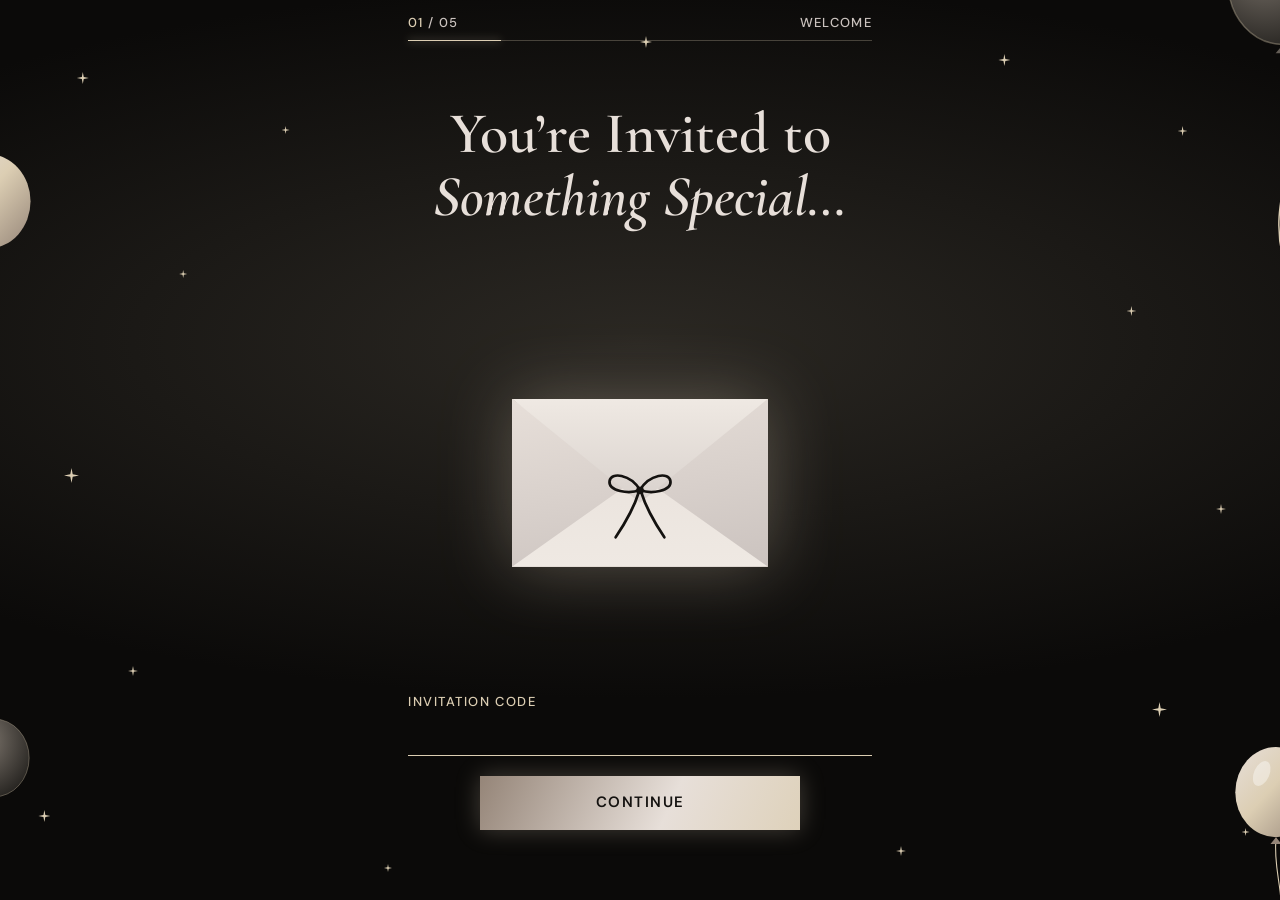
<file: index.html>
<!DOCTYPE html>
<html lang="en">
<head>
  <meta charset="UTF-8" />
  <meta name="viewport" content="width=device-width, initial-scale=1, viewport-fit=cover" />
  <meta name="theme-color" content="#0b0a09" />
  <meta name="color-scheme" content="dark" />
  <meta name="referrer" content="no-referrer" />
  <meta name="description" content="Something special is waiting for you. Tap to unlock your invitation." />
  <meta property="og:type" content="website" />
  <meta property="og:title" content="A Little Something Special ✨" />
  <meta property="og:description" content="You're invited. Open your exclusive invitation." />
  <meta property="og:url" content="https://miinamoeini.github.io/mina30/" />
  <meta property="og:image" content="https://miinamoeini.github.io/mina30/social-preview.png" />
  <meta property="og:image:width" content="1200" />
  <meta property="og:image:height" content="630" />
  <meta name="twitter:card" content="summary_large_image" />
  <link rel="icon" href="favicon.svg" type="image/svg+xml" />
  <link rel="preconnect" href="https://fonts.googleapis.com" />
  <link rel="preconnect" href="https://fonts.gstatic.com" crossorigin />
  <link href="https://fonts.googleapis.com/css2?family=Cormorant+Garamond:ital,wght@0,600;1,600&family=DM+Sans:wght@400;500;600&display=swap" rel="stylesheet" />
  <link rel="stylesheet" href="styles.css?v=24" />
  <script src="config.js" defer></script>
  <script src="app.js?v=24" defer></script>
  <title>You're Invited ✨</title>
</head>
<body>
  <svg width="0" height="0" style="position:absolute" aria-hidden="true" focusable="false"><defs>
    <symbol id="bow" viewBox="0 0 64 64"><g fill="none" stroke="currentColor" stroke-width="2.2" stroke-linecap="round" stroke-linejoin="round"><path d="M32 22C24 9 8 7 7 15s16 11 25 7M32 22C40 9 56 7 57 15S41 26 32 22M31 24C27 37 20 49 12 61M33 24C37 37 44 49 52 61"/></g><rect x="29" y="19.5" width="6" height="6" rx="2" fill="currentColor"/></symbol>
    <linearGradient id="foilLight" x1="0" y1="0" x2="1" y2="1"><stop offset="0" stop-color="#e7dfd9"/><stop offset=".45" stop-color="#dcceb3"/><stop offset="1" stop-color="#958578"/></linearGradient>
    <radialGradient id="foilDark" cx=".34" cy=".28" r=".85"><stop offset="0" stop-color="#958578"/><stop offset=".3" stop-color="#635d56"/><stop offset="1" stop-color="#1f1d1a"/></radialGradient>
    <symbol id="balloonLight" viewBox="0 0 80 230"><path d="M40 84c-3 30 9 50 3 80s-8 44-3 64" fill="none" stroke="#dcceb3" stroke-width="1"/><ellipse cx="40" cy="42" rx="37" ry="41" fill="url(#foilLight)"/><ellipse cx="27" cy="25" rx="7" ry="12" fill="#fff" opacity=".4" transform="rotate(24 27 25)"/><path d="M40 83l-5 6h10z" fill="#958578"/></symbol>
    <symbol id="balloonDark" viewBox="0 0 80 230"><path d="M40 84c-3 30 9 50 3 80s-8 44-3 64" fill="none" stroke="#dcceb3" stroke-width="1"/><ellipse cx="40" cy="42" rx="37" ry="41" fill="url(#foilDark)" stroke="#dcceb3" stroke-opacity=".35"/><ellipse cx="27" cy="25" rx="6" ry="11" fill="#fff" opacity=".28" transform="rotate(24 27 25)"/><path d="M40 83l-5 6h10z" fill="#635d56"/></symbol>
  </defs></svg>
  <div class="sparkles" aria-hidden="true"><i style="left:6%;top:8%;--s:12px;animation-delay:-2.2s"></i><i style="left:92%;top:14%;--s:10px;animation-delay:-3.5s"></i><i style="left:14%;top:30%;--s:8px;animation-delay:-1.4s"></i><i style="left:88%;top:34%;--s:10px;animation-delay:-3.6s"></i><i style="left:5%;top:52%;--s:15px;animation-delay:-0.0s"></i><i style="left:95%;top:56%;--s:10px;animation-delay:-0.1s"></i><i style="left:10%;top:74%;--s:10px;animation-delay:-3.3s"></i><i style="left:90%;top:78%;--s:15px;animation-delay:-3.5s"></i><i style="left:50%;top:4%;--s:12px;animation-delay:-1.9s"></i><i style="left:30%;top:96%;--s:8px;animation-delay:-1.4s"></i><i style="left:70%;top:94%;--s:10px;animation-delay:-2.9s"></i><i style="left:3%;top:90%;--s:12px;animation-delay:-2.7s"></i><i style="left:97%;top:92%;--s:8px;animation-delay:-2.4s"></i><i style="left:22%;top:14%;--s:8px;animation-delay:-2.2s"></i><i style="left:78%;top:6%;--s:12px;animation-delay:-0.5s"></i></div>
  <svg class="balloon balloon--one" viewBox="0 0 80 230" aria-hidden="true"><use href="#balloonLight"/></svg>
  <svg class="balloon balloon--two" viewBox="0 0 80 230" aria-hidden="true"><use href="#balloonDark"/></svg>
  <svg class="balloon balloon--three" viewBox="0 0 80 230" aria-hidden="true"><use href="#balloonLight"/></svg>
  <svg class="balloon balloon--four" viewBox="0 0 80 230" aria-hidden="true"><use href="#balloonDark"/></svg>
  <canvas id="confettiCanvas" class="confetti-canvas" aria-hidden="true"></canvas>

  <div id="app" class="app-shell">
    <header class="app-header">
      <div class="progress-wrap" aria-label="Invitation progress">
        <div class="progress-meta"><span id="progressLabel">01 <span class="progress-muted">/ 05</span></span><span id="progressTitle">Welcome</span></div>
        <div class="progress-track" aria-hidden="true"><div id="progressFill" class="progress-fill" style="width:20%"></div></div>
      </div>
    </header>

    <main id="mainContent">
      <!-- STEP 1 : WELCOME -->
      <section id="screen-welcome" class="screen screen--welcome" aria-labelledby="welcomeTitle">
        <h1 id="welcomeTitle" class="hero-title">You’re Invited to <em>Something Special…</em></h1>
        <div id="envelopeScene" class="envelope-scene" role="img" aria-label="An ivory envelope with a soft taupe lining, tied with a black bow">
          <div class="envelope">
            <div class="envelope-back"></div>
            <div class="envelope-letter"><span>You’re invited</span></div>
            <div class="envelope-front"></div>
            <div class="envelope-flap"></div>
            <div class="wax-seal"><svg class="bow " viewBox="0 0 64 64" aria-hidden="true"><use href="#bow"/></svg></div>
          </div>
        </div>
        <button id="unlockButton" class="button button--primary" type="button" disabled><span id="unlockText">One moment…</span><span id="unlockSpinner" class="spinner"></span></button>
        <form id="codeForm" class="code-form" novalidate hidden>
          <label class="field-label" for="inviteCode">Invitation Code</label>
          <input id="inviteCode" type="text" maxlength="40" autocomplete="off" autocapitalize="none" autocorrect="off" spellcheck="false" />
          <p id="codeError" class="form-error" role="alert" hidden></p>
          <button id="codeSubmit" class="button button--primary" type="submit"><span>Continue</span><span id="codeSpinner" class="spinner" hidden></span></button>
        </form>
      </section>

      <!-- STEP 2 : REVEAL -->
      <section id="screen-reveal" class="screen screen--reveal" aria-labelledby="revealTitle" hidden>
        <div id="revealArt" class="reveal-art"><figure id="photoFrame" class="photo-frame" hidden><img id="childPhoto" alt="" /></figure><svg class="bow art-bow" viewBox="0 0 64 64" aria-hidden="true"><use href="#bow"/></svg><span id="revealAge" class="age-numeral" aria-hidden="true"></span><i aria-hidden="true" class="glint" style="--s:20px;left:-6%;top:42%"></i><i aria-hidden="true" class="glint" style="--s:14px;right:-5%;top:70%;animation-delay:-.8s"></i><i aria-hidden="true" class="glint" style="--s:11px;left:12%;top:18%;animation-delay:-1.6s"></i></div>
        <h1 id="revealTitle" class="reveal-headline">It’s My <em>Birthday!</em> <span aria-hidden="true">🎉</span></h1>
        <p id="guestWelcome" class="reveal-description"></p>
        <p id="personalMessage" class="reveal-invitation"></p>
        <button id="detailsButton" class="button button--primary" type="button">View the Details</button>
      </section>

      <!-- STEP 3 : DETAILS -->
      <section id="screen-details" class="screen screen--details" aria-labelledby="detailsTitle" hidden>
        <h1 id="detailsTitle" class="eyebrow">Please join me to celebrate</h1>
        <figure id="artworkFrame" class="artwork-card" hidden><img id="artworkImg" alt="" /></figure>
        <div class="details-card">
          <div class="detail-row"><span class="detail-label">When</span><strong id="eventDate"></strong><span id="eventTime"></span></div>
          <div class="detail-row"><span class="detail-label">Where</span><strong id="eventVenue"></strong><span id="eventAddress"></span><a id="mapsButton" class="maps-link" href="https://www.google.com/maps" target="_blank" rel="noopener noreferrer">Open in Google Maps</a></div>
          <div class="detail-row"><span class="detail-label">Dress Code</span><strong id="eventDress"></strong></div>
        </div>
        <div class="countdown-block"><div id="countdown" class="countdown" aria-label="Time left until the party"><div><strong id="days">--</strong><small>Days</small></div><div><strong id="hours">--</strong><small>Hours</small></div><div><strong id="minutes">--</strong><small>Mins</small></div><div><strong id="seconds">--</strong><small>Secs</small></div></div><p id="countdownStatus" class="countdown-status" aria-live="off"></p></div>
        <button id="rsvpGoButton" class="button button--primary" type="button">Kindly Respond</button>
      </section>

      <!-- STEP 4 : RSVP -->
      <section id="screen-rsvp" class="screen screen--rsvp" aria-labelledby="rsvpTitle" hidden>
        <h1 id="rsvpTitle" class="section-title section-title--small">Will you be joining <em>the celebration?</em></h1>
        <form id="rsvpForm" class="rsvp-form" novalidate>
          <label class="field-label" for="guestName">Your Name</label>
          <input id="guestName" name="guestName" type="text" maxlength="38" autocomplete="name" required />
          <label class="field-label field-label--spaced" for="partnerName">Partner’s Name (Optional)</label>
          <input id="partnerName" name="partnerName" type="text" maxlength="38" autocomplete="off" />
          <fieldset class="rsvp-choices"><legend class="sr-only">Your reply</legend>
            <label class="choice-card"><input type="radio" name="attendance" value="yes" required /><span id="comingText" class="choice-text">Absolutely, I’m Coming! 🥂</span></label>
            <label class="choice-card"><input type="radio" name="attendance" value="no" required /><span class="choice-text">Sorry, Can’t Make It 💔</span></label>
          </fieldset>
          <!-- Honeypot: hidden from humans; bots tend to fill it. -->
          <div class="honeypot" aria-hidden="true"><label for="website">Leave this field empty</label><input id="website" name="website" type="text" tabindex="-1" autocomplete="off" /></div>
          <p id="rsvpModeNote" class="mode-note"></p>
          <p id="formError" class="form-error" role="alert" hidden></p>
          <button id="submitButton" class="button button--primary" type="submit"><span id="submitText">Send Reply</span><span id="submitSpinner" class="spinner" hidden></span></button>
        </form>
      </section>

      <!-- STEP 5 : FINALE -->
      <section id="screen-final" class="screen screen--final" aria-labelledby="finalTitle" hidden>
        <button id="cakeButton" class="cake-button" type="button" aria-label="Blow out the candles on the birthday cake">
          <svg class="cake-svg" viewBox="0 0 260 244" aria-hidden="true"><defs>
            <linearGradient id="cakeIvory" x1="0" x2="1"><stop offset="0" stop-color="#cbc3bf"/><stop offset=".35" stop-color="#efe9e3"/><stop offset="1" stop-color="#cbc3bf"/></linearGradient>
            <linearGradient id="cakeTrim" x1="0" x2="1"><stop offset="0" stop-color="#958578"/><stop offset=".4" stop-color="#e7dfd9"/><stop offset="1" stop-color="#958578"/></linearGradient>
            <radialGradient id="cakeGlow"><stop offset="0" stop-color="#dcceb3" stop-opacity=".75"/><stop offset="1" stop-color="#dcceb3" stop-opacity="0"/></radialGradient></defs>
          <ellipse cx="130" cy="218" rx="118" ry="17" fill="url(#cakeTrim)"/><ellipse cx="130" cy="214" rx="108" ry="13" fill="#1a1816"/>
          <path d="M38 134v74c0 18 184 18 184 0v-74z" fill="url(#cakeIvory)"/><ellipse cx="130" cy="134" rx="92" ry="16" fill="#efe9e3"/>
          <path d="M38 131V136c0 14 23.0 14 23.0 0c0 26 23.0 26 23.0 0c0 10 23.0 10 23.0 0c0 30 23.0 30 23.0 0c0 14 23.0 14 23.0 0c0 24 23.0 24 23.0 0c0 10 23.0 10 23.0 0c0 28 23.0 28 23.0 0V131z" fill="url(#cakeTrim)"/>
          <path d="M70 82v54c0 14 120 14 120 0V82z" fill="url(#cakeIvory)"/><ellipse cx="130" cy="82" rx="60" ry="11" fill="#efe9e3"/>
          <path d="M70 79V84c0 10 20.0 10 20.0 0c0 20 20.0 20 20.0 0c0 8 20.0 8 20.0 0c0 22 20.0 22 20.0 0c0 10 20.0 10 20.0 0c0 18 20.0 18 20.0 0V79z" fill="url(#cakeTrim)"/>
          <circle class="cake-halo" cx="103" cy="34" r="17" fill="url(#cakeGlow)"/><rect x="100" y="44" width="6" height="38" rx="1.5" fill="url(#cakeTrim)"/><path class="cake-flame" d="M103 42c-6-7-1-14 0-17 2 5 6 10 0 17z" fill="#dcceb3"/><circle class="cake-halo" cx="130" cy="22" r="17" fill="url(#cakeGlow)"/><rect x="127" y="32" width="6" height="50" rx="1.5" fill="url(#cakeTrim)"/><path class="cake-flame" d="M130 30c-6-7-1-14 0-17 2 5 6 10 0 17z" fill="#dcceb3"/><circle class="cake-halo" cx="157" cy="34" r="17" fill="url(#cakeGlow)"/><rect x="154" y="44" width="6" height="38" rx="1.5" fill="url(#cakeTrim)"/><path class="cake-flame" d="M157 42c-6-7-1-14 0-17 2 5 6 10 0 17z" fill="#dcceb3"/>
          <text id="cakeAge" x="130" y="192" text-anchor="middle" font-family="'Cormorant Garamond', Georgia, serif" font-style="italic" font-weight="600" font-size="34" fill="#141210"></text>
          <use href="#bow" x="110" y="104" width="40" height="40" color="#141210"/></svg>
        </button>
        <p id="cakeHint" class="cake-hint" aria-live="polite">Tap the candles to make a wish</p>
        <p id="confirmationLabel" class="eyebrow">Reply received</p>
        <h1 id="finalTitle" class="final-title"></h1>
        <p id="finalPersonal" class="final-description"></p>
        <p id="finalNote" class="final-note"></p>
        <button id="calendarButton" class="button button--primary" type="button">Add to Calendar</button>
        <a id="googleCalendarLink" class="text-link" href="https://calendar.google.com" target="_blank" rel="noopener noreferrer">Or add to Google Calendar</a>
        <p id="iosCalendarHint" class="calendar-hint" hidden>If nothing happens on your iPhone, open this invitation in Safari and try again.</p>
      </section>
    </main>

    <footer class="app-footer"><button id="backButton" class="back-button" type="button" hidden>Back</button></footer>
  </div>
  <div id="srAnnounce" class="sr-only" role="status" aria-live="polite" aria-atomic="true"></div>
</body>
</html>
</file>
<file: styles.css>
/* Quiet Luxury palette on near-black: Roasted Cashew #958578, Frozen Dew #dcceb3,
   Dark Night #635d56, Temple Grey #cbc3bf, Snowfall #e7dfd9. Edit these tokens to change it. */
:root{
  --bg:#0b0a09;--paper:#14110d;
  --ink:#e7dfd9;--text:#e7dfd9;--muted:#cbc3bf;
  --accent:#dcceb3;--foil:linear-gradient(115deg,#958578 0%,#e7dfd9 28%,#dcceb3 52%,#e7dfd9 72%,#958578 100%);--line:rgba(220,206,179,.28);
  --danger:#ffa394;
  --sans:'DM Sans',system-ui,-apple-system,sans-serif;
  --display:'Cormorant Garamond',Georgia,'Times New Roman',serif;
}
*,*::before,*::after{box-sizing:border-box}
body{margin:0;min-width:320px;min-height:100vh;min-height:100svh;background:radial-gradient(ellipse 110% 55% at 50% 38%,#2b2823 0%,transparent 72%) fixed,var(--bg);color:var(--text);font-family:var(--sans);font-size:17px;font-weight:400;-webkit-font-smoothing:antialiased;text-rendering:optimizeLegibility;overflow-x:hidden}
button,input{font:inherit;color:inherit}
button{cursor:pointer}
button:disabled{cursor:wait;opacity:.7}
a{color:inherit}
a:focus-visible,button:focus-visible{outline:1px solid var(--ink);outline-offset:4px}
h1:focus{outline:none} /* Focus moves to each screen's heading for screen readers; it isn't interactive. */
[hidden]{display:none!important}
.sr-only{position:absolute!important;width:1px!important;height:1px!important;padding:0!important;margin:-1px!important;overflow:hidden!important;clip:rect(0,0,0,0)!important;white-space:nowrap!important;border:0!important}
.bow{display:block;overflow:visible}
.confetti-canvas{position:fixed;inset:0;pointer-events:none;z-index:50;width:100%;height:100%}

/* Balloons and sparkles */
.balloon{position:fixed;z-index:-1;pointer-events:none;height:auto;animation:balloonFloat 9s ease-in-out infinite alternate}
.balloon--one{width:92px;top:17%;left:-58px}
.balloon--two{width:118px;top:-78px;right:-62px;animation-delay:-3s}
.balloon--three{width:88px;bottom:-11%;right:-40px;animation-delay:-5s}
.balloon--four{width:76px;bottom:-4%;left:-44px;animation-delay:-7s}
.sparkles{position:fixed;inset:0;z-index:-1;pointer-events:none}
.sparkles i{position:absolute;width:var(--s);height:var(--s);background:var(--accent);clip-path:polygon(50% 0,58% 42%,100% 50%,58% 58%,50% 100%,42% 58%,0 50%,42% 42%);animation:twinkle 3.6s ease-in-out infinite}

/* Shell */
.app-shell{max-width:520px;min-height:100vh;min-height:100svh;margin:0 auto;padding:0 28px;display:flex;flex-direction:column}
.app-header{flex-shrink:0;display:flex;align-items:flex-end;gap:16px;padding-top:calc(14px + env(safe-area-inset-top))}
.progress-wrap{flex:1;padding-bottom:12px}
.progress-meta{display:flex;justify-content:space-between;margin-bottom:9px;color:var(--accent);font-size:13px;font-weight:500;letter-spacing:.1em;text-transform:uppercase}
.progress-muted,.progress-meta #progressTitle{color:var(--muted)}
.progress-track{height:1px;background:var(--line)}
.progress-fill{height:1px;background:var(--accent);box-shadow:0 0 8px rgba(220,206,179,.8);transition:width .7s cubic-bezier(.22,1,.36,1)}
main{flex:1;display:flex;flex-direction:column}

/* Screens */
.screen{flex:1;display:flex;flex-direction:column;align-items:center;text-align:center;padding:30px 0 20px;animation:screenIn .9s cubic-bezier(.2,.7,.2,1) both}
.eyebrow{margin:0;color:var(--accent);font-size:13px;font-weight:500;letter-spacing:.14em;text-transform:uppercase;line-height:1.7}
.hero-title,.section-title,.final-title,.reveal-headline{font-family:var(--display);color:var(--ink);font-weight:600;font-variant-numeric:lining-nums}
.hero-title em,.section-title em,.final-title em,.reveal-headline em{display:block;font-weight:600}
.hero-title{font-size:clamp(40px,11vw,58px);line-height:1.08;margin:20px 0 0;text-wrap:balance}

/* Envelope */
.envelope-scene{flex:1;width:100%;min-height:270px;display:grid;place-items:center;perspective:1000px}
.envelope{width:256px;height:168px;position:relative;margin-top:44px;filter:drop-shadow(0 0 34px rgba(220,206,179,.32));animation:envelopeFloat 6s ease-in-out infinite}
.envelope-back{position:absolute;inset:0;background:var(--foil)}
.envelope-letter{position:absolute;z-index:2;top:8px;left:12px;right:12px;height:150px;background:#efe9e3;padding-top:20px;color:#141210;transition:transform 1s .25s cubic-bezier(.2,.7,.2,1)}
.envelope-letter span{font-family:var(--display);font-style:italic;font-weight:600;font-size:24px}
.envelope-front{position:absolute;inset:0;z-index:4;background:linear-gradient(170deg,#e7dfd9,#cbc3bf);clip-path:polygon(0 0,50% 56%,100% 0,100% 100%,0 100%)}
.envelope-front::after{content:'';position:absolute;inset:0;background:linear-gradient(0deg,#efe9e3,#e7dfd9);clip-path:polygon(0 100%,50% 46%,100% 100%)}
.envelope-flap{position:absolute;inset:0;z-index:6;background:linear-gradient(180deg,#efe9e3,#cbc3bf);filter:drop-shadow(0 2px 2px rgba(99,93,86,.4));clip-path:polygon(0 0,100% 0,50% 62%);transform-origin:50% 0;transition:transform .8s ease}
.wax-seal{position:absolute;z-index:7;left:calc(50% - 39px);top:64px;width:78px;height:78px;color:#141210;transition:opacity .35s}
.envelope-scene.is-opening .envelope{animation:none}
.envelope-scene.is-opening .envelope-flap{transform:rotateX(180deg);z-index:1}
.envelope-scene.is-opening .wax-seal{opacity:0}
.envelope-scene.is-opening .envelope-letter{transform:translateY(-62px)}

/* Buttons */
.button{display:inline-flex;align-items:center;justify-content:center;gap:12px;min-height:54px;width:100%;max-width:320px;padding:16px 26px;border-radius:0;font-size:15px;font-weight:600;letter-spacing:.1em;text-transform:uppercase;text-decoration:none;line-height:1.3;transition:background .35s,color .35s}
.button--primary{color:#141210;background:var(--foil);background-size:220% 100%;border:0;animation:foilShift 7s ease-in-out infinite alternate;box-shadow:0 0 24px rgba(220,206,179,.28)}
.button--primary:hover:not(:disabled){box-shadow:0 0 34px rgba(220,206,179,.55)}
.text-link{display:inline-flex;align-items:center;min-height:44px;margin-top:6px;font-size:16px;color:var(--accent);text-decoration:underline;text-decoration-thickness:1px;text-underline-offset:5px}

/* Reveal */
.reveal-art{position:relative;margin-top:4px}
.art-bow{width:48px;height:48px;margin:0 auto 2px;color:var(--accent);animation:fadeIn 1.2s .7s both}
.age-numeral{display:block;font-family:var(--display);font-style:italic;font-size:clamp(120px,36vw,170px);font-weight:600;line-height:1.08;color:transparent;background:var(--foil);background-size:220% 100%;-webkit-background-clip:text;background-clip:text;font-variant-numeric:lining-nums;filter:drop-shadow(0 0 20px rgba(220,206,179,.38));animation:numeralIn 1.4s cubic-bezier(.2,.7,.2,1) both,foilShift 6s ease-in-out infinite alternate}
.glint{position:absolute;width:var(--s);height:var(--s);background:#e7dfd9;clip-path:polygon(50% 0,58% 42%,100% 50%,58% 58%,50% 100%,42% 58%,0 50%,42% 42%);animation:twinkle 2.4s ease-in-out infinite}
.photo-frame{margin:0;width:186px;height:232px;padding:2px;border-radius:93px 93px 6px 6px;background:var(--foil);box-shadow:0 0 34px rgba(220,206,179,.35);animation:numeralIn 1.2s cubic-bezier(.2,.7,.2,1) both}
.photo-frame img{display:block;width:100%;height:100%;object-fit:cover;object-position:50% 10%;border-radius:91px 91px 4px 4px}
.reveal-art.has-photo{margin:22px 0 14px}
.reveal-art.has-photo .art-bow{position:absolute;top:-30px;left:50%;margin-left:-24px;z-index:1}
.reveal-art.has-photo .age-numeral{position:absolute;right:-50px;bottom:-24px;font-size:104px;filter:drop-shadow(0 2px 10px rgba(0,0,0,.9))}
.reveal-headline{font-size:clamp(36px,10vw,50px);line-height:1.15;margin:12px 0 22px}
.reveal-headline em{display:inline}
#revealName{display:block;font-size:17px;letter-spacing:.34em;margin-right:-.34em;color:var(--accent);font-weight:600;animation:nameIn 1.8s .4s cubic-bezier(.2,.7,.2,1) both}
.reveal-description{margin:24px 0 8px;color:var(--ink);font-weight:500}
.reveal-invitation{color:var(--muted);line-height:1.6;max-width:340px;margin:0 0 30px}
.screen--reveal .button,.screen--details .button{margin-top:auto}

/* Details */
.section-title{font-size:clamp(76px,22vw,104px);font-style:italic;line-height:1;margin:8px 0 2px}
.section-title--small{text-wrap:balance;font-style:normal;font-size:clamp(37px,10vw,50px);line-height:1.1;margin:18px 0 26px}
.event-subtitle{margin:0;color:var(--ink)}
.section-intro{margin:3px 0 0;color:var(--muted)}
.artwork-card{width:min(320px,88vw);margin:18px auto 0}
.artwork-card img{display:block;width:100%;height:auto}
.details-card{width:100%;margin-top:26px;border-top:1px solid var(--accent)}
.detail-row{display:flex;flex-direction:column;align-items:center;gap:2px;padding:17px 0;border-bottom:1px solid var(--line)}
.detail-row:last-child{border-bottom:1px solid var(--accent)}
.detail-label{margin-bottom:5px;font-size:13px;font-weight:500;letter-spacing:.12em;text-transform:uppercase;color:var(--accent)}
.detail-row strong{font-weight:600;font-size:19px;line-height:1.35;color:var(--ink)}
.detail-row>span:not(.detail-label){color:var(--muted);font-size:17px}
.maps-link{display:inline-flex;align-items:center;min-height:44px;margin-bottom:-12px;font-size:16px;color:var(--accent);text-decoration:underline;text-decoration-thickness:1px;text-underline-offset:5px}
.countdown-block{width:100%;padding:24px 0 26px}
.countdown{display:flex;justify-content:center}
.countdown>div{flex:1;max-width:76px;display:flex;flex-direction:column;gap:3px;align-items:center}
.countdown>div+div{border-left:1px solid var(--line)}
.countdown strong{font-family:var(--sans);font-weight:500;font-size:28px;color:var(--accent);font-variant-numeric:lining-nums tabular-nums;line-height:1.2}
.countdown small{margin-top:2px;font-size:12px;font-weight:500;letter-spacing:.08em;text-transform:uppercase;color:var(--muted)}
.countdown-status{font-size:16px;color:var(--ink);margin:10px 0 0}
.countdown-status:empty{display:none}

/* RSVP */
.rsvp-form,.code-form{width:100%;display:flex;flex-direction:column;align-items:center;text-align:left}
.code-form .button{margin-top:20px}
.field-label{align-self:flex-start;font-size:13px;font-weight:500;letter-spacing:.12em;text-transform:uppercase;color:var(--accent)}
.field-label--spaced{margin-top:20px}
.rsvp-form>input[type=text],.code-form input{width:100%;height:46px;padding:0;border:0;border-bottom:1px solid var(--accent);border-radius:0;background:transparent;color:var(--ink);font-family:var(--sans);font-size:19px;outline:none;transition:box-shadow .2s}
.rsvp-form>input[type=text]:focus,.code-form input:focus{box-shadow:0 1px 0 var(--ink)}
.rsvp-choices{width:100%;margin:28px 0 0;border:0;padding:0;min-width:0;display:grid;gap:10px}
.choice-card{position:relative;display:flex;align-items:center;justify-content:center;min-height:56px;padding:12px;border:1px solid var(--accent);cursor:pointer;text-align:center;transition:background .3s,color .3s}
.choice-card:has(input:checked){background:var(--foil);color:#141210;border-color:transparent;box-shadow:0 0 24px rgba(220,206,179,.3)}
.choice-card:has(input:focus-visible){outline:1px solid var(--ink);outline-offset:3px}
.choice-card input{position:absolute;opacity:0;width:1px;height:1px}
.choice-text{font-size:17px;font-weight:500}
.honeypot{position:absolute!important;left:-10000px!important;width:1px!important;height:1px!important;overflow:hidden!important}
.mode-note{color:var(--muted);font-size:15px;line-height:1.5;margin:14px 0 0;text-align:center}
.form-error{align-self:stretch;color:var(--danger);border-left:2px solid var(--danger);padding:2px 0 2px 12px;line-height:1.45;font-size:16px;margin:14px 0 0}
.rsvp-form .button{margin-top:24px}
.spinner{width:13px;height:13px;border:1.5px solid #141210;border-right-color:transparent;border-radius:50%;animation:spin .8s linear infinite}

/* Finale */
.cake-button{display:block;padding:0;background:none;border:0}
.cake-svg{display:block;width:230px;max-width:62vw;height:auto;filter:drop-shadow(0 0 26px rgba(220,206,179,.22))}
.cake-flame{transform-box:fill-box;transform-origin:50% 100%;animation:flicker 1.6s ease-in-out infinite alternate;transition:opacity .35s}
.cake-flame:nth-of-type(2n){animation-delay:-.7s}
.cake-halo{transition:opacity .5s;animation:breathe 2.6s ease-in-out infinite}
.cake-button.is-out .cake-flame,.cake-button.is-out .cake-halo{opacity:0;animation:none}
.cake-hint{min-height:22px;margin:8px 0 18px;color:var(--accent);font-size:15px}
.final-title{font-size:clamp(38px,10.4vw,52px);line-height:1.08;margin:14px 0 14px}
.final-title em{display:inline}
.heart{font-size:.42em;vertical-align:.32em;font-style:normal;color:var(--accent)}
.final-description{text-wrap:balance;color:var(--ink);font-weight:500;line-height:1.5;margin:0 0 4px}
.final-note{color:var(--muted);margin:0 0 26px}
.screen--final .button{margin-top:auto}
.calendar-hint{margin:6px 0 0;color:var(--muted);font-size:14px;line-height:1.45;max-width:300px}

/* Footer */
.app-footer{display:flex;align-items:center;min-height:50px;padding-bottom:env(safe-area-inset-bottom)}
.back-button{min-height:44px;padding:0 12px 0 0;background:none;border:0;color:var(--muted);font-size:14px;font-weight:500;letter-spacing:.1em;text-transform:uppercase}
.back-button:hover{color:var(--ink)}

@keyframes screenIn{from{opacity:0}to{opacity:1}}
@keyframes balloonFloat{from{transform:translateY(0) rotate(-2deg)}to{transform:translateY(-24px) rotate(3deg)}}
@keyframes twinkle{0%,100%{opacity:.15;transform:scale(.6)}50%{opacity:1;transform:scale(1)}}
@keyframes foilShift{from{background-position:0 0}to{background-position:100% 0}}
@keyframes fadeIn{from{opacity:0}to{opacity:1}}
@keyframes envelopeFloat{0%,100%{transform:translateY(0)}50%{transform:translateY(-6px)}}
@keyframes numeralIn{from{opacity:0;transform:translateY(14px)}to{opacity:1;transform:none}}
@keyframes nameIn{from{opacity:0;letter-spacing:.8em}to{opacity:1;letter-spacing:.34em}}
@keyframes flicker{from{transform:scale(1,1)}to{transform:scale(.9,1.08)}}
@keyframes breathe{0%,100%{opacity:1}50%{opacity:.45}}
@keyframes spin{to{transform:rotate(360deg)}}

@media(max-width:350px),(max-height:700px){.balloon--three,.balloon--four{display:none}}
@media(max-width:350px){
  .app-shell{padding:0 20px}
  .eyebrow{letter-spacing:.08em}
  .envelope{width:232px;height:152px}
  .button{letter-spacing:.06em;padding:14px 16px}
}
@media(prefers-reduced-motion:reduce){
  *,*::before,*::after{scroll-behavior:auto!important;animation-duration:.01ms!important;animation-delay:0s!important;animation-iteration-count:1!important;transition-duration:.01ms!important}
  .confetti-canvas{display:none!important}
}
</file>
